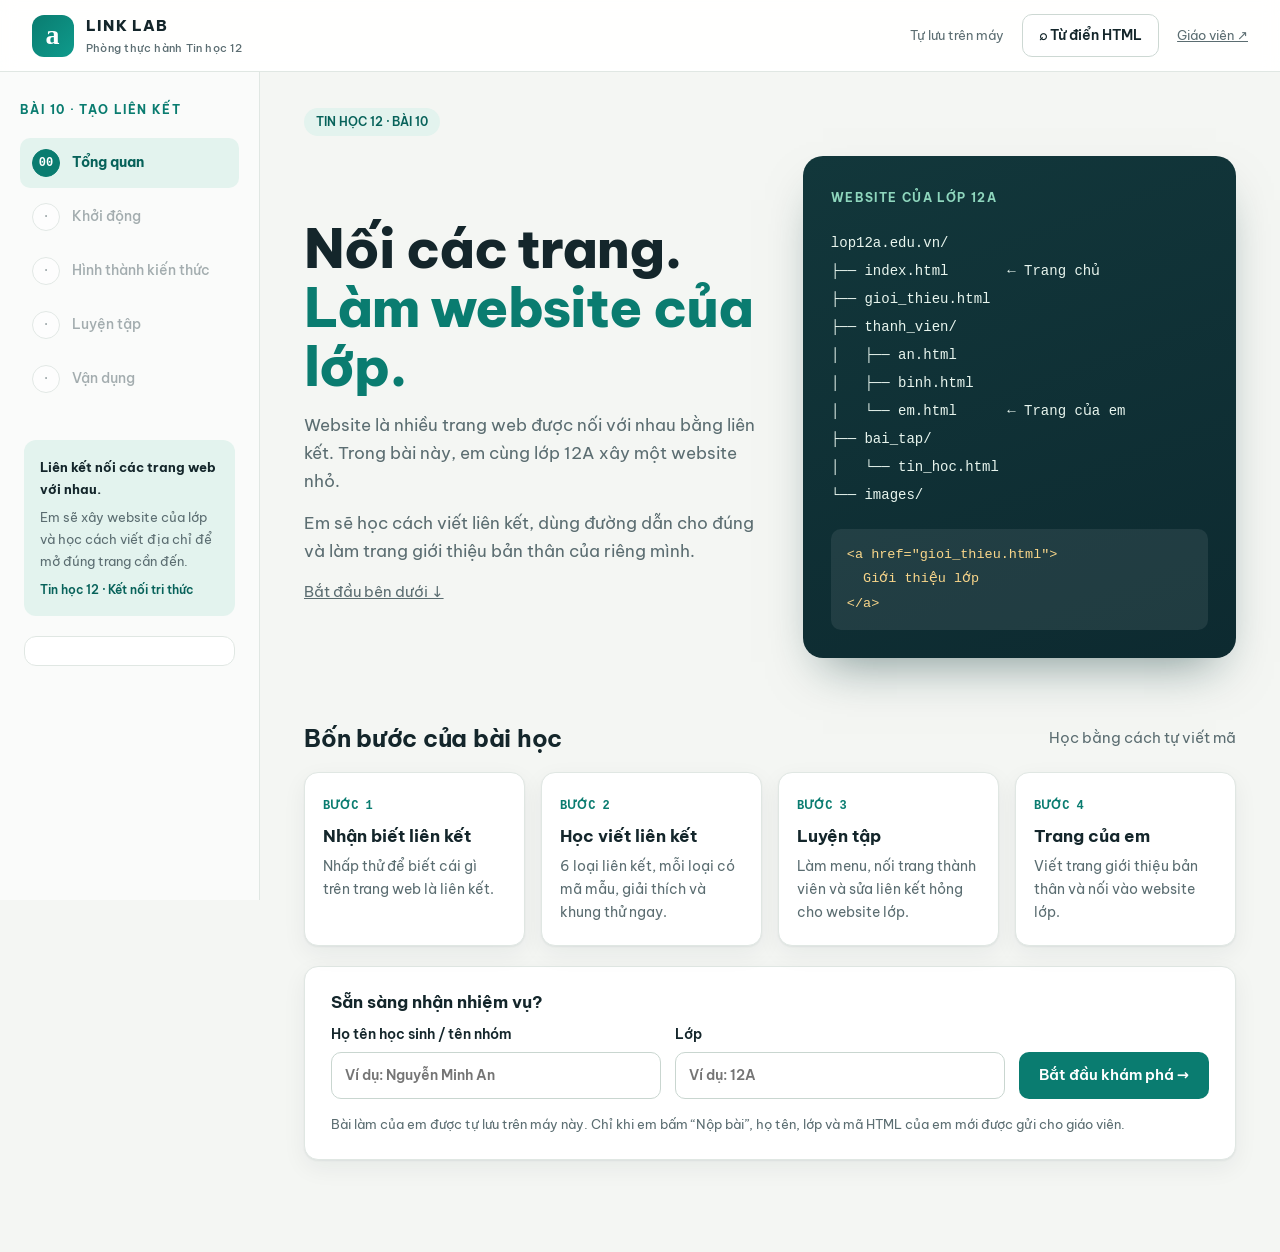
<file: index.html>
<!doctype html>
<html lang="vi"><head><meta charset="utf-8"><meta name="viewport" content="width=device-width,initial-scale=1"><link rel="icon" href="assets/images/key.svg"><title>Bài 10 · Tạo liên kết</title><link rel="stylesheet" href="css/style.css"><link rel="preconnect" href="https://www.gstatic.com"></head>
<body><header class="topbar"><a class="brand" href="#home"><span class="brand-mark">a</span><span>LINK LAB <small>Phòng thực hành Tin học 12</small></span></a><div class="top-actions"><span id="save-status">Tự lưu trên máy</span><button id="dictionary-button" class="secondary">⌕ Từ điển HTML</button><a href="teacher.html" class="teacher-link">Giáo viên ↗</a></div></header>
<div class="shell"><aside class="sidebar"><div class="eyebrow">BÀI 10 · TẠO LIÊN KẾT</div><nav id="steps" aria-label="Tiến trình bài học"></nav><div class="sidebar-note"><strong>Liên kết nối các trang web với nhau.</strong><p>Em sẽ xây website của lớp và học cách viết địa chỉ để mở đúng trang cần đến.</p><span>Tin học 12 · Kết nối tri thức</span></div><div id="student-badge"></div></aside><main id="main" tabindex="-1"></main></div>
<dialog id="dictionary"><div class="dialog-head"><div><span class="eyebrow">TRA CỨU NHANH</span><h2>Từ điển HTML</h2></div><button id="close-dictionary" aria-label="Đóng từ điển">✕</button></div><label for="dictionary-search">Tìm thẻ, thuộc tính hoặc đường dẫn</label><input id="dictionary-search" type="search" placeholder="Ví dụ: href, ../, liên kết ảnh…"><div id="dictionary-results"></div></dialog><div id="toast" role="status" aria-live="polite"></div>
<script src="js/lesson-config.js"></script><script src="js/firebase-config.js"></script><script src="js/storage.js"></script><script src="js/validators.js"></script><script src="js/editor.js"></script><script src="js/api.js"></script><script src="js/activity.js"></script><script src="js/learning.js"></script><script src="js/practice.js"></script><script src="js/final.js"></script><script src="js/app.js"></script></body></html>
</file>
<file: css/style.css>
@import url('./fonts.css');

/* ===== Biến thiết kế ===== */
:root{
  --bg:#f4f6f3;--card:#fff;--ink:#14262b;--muted:#5b6d71;--line:#e0e7e3;
  --teal:#0a7c70;--teal-d:#07625a;--pale:#e3f3ee;--amber:#f0b13e;--amber-bg:#fff6e0;
  --red:#b3261e;--red-bg:#fdecea;--code-bg:#10272c;--code-ink:#e6f4ed;
  --radius:14px;--shadow:0 1px 2px rgba(16,40,44,.06),0 8px 24px rgba(16,40,44,.06);
  --font:'Be Vietnam Pro',system-ui,Arial,sans-serif;--mono:Consolas,'Cascadia Code',monospace;
}
*{box-sizing:border-box}
html{scroll-behavior:smooth}
body{margin:0;background:var(--bg);color:var(--ink);font:15px/1.7 var(--font);-webkit-font-smoothing:antialiased}
button,input,textarea,select{font:inherit}
:focus-visible{outline:3px solid #7cc5bb;outline-offset:2px}

/* ===== Chữ ===== */
h1{font-size:clamp(28px,3vw,40px);line-height:1.2;letter-spacing:-.02em;margin:10px 0 14px;font-weight:800}
h2{font-size:24px;line-height:1.35;letter-spacing:-.01em;margin:0 0 12px;font-weight:700}
h3{font-size:17px;line-height:1.4;margin:0 0 8px;font-weight:700}
h4{margin:0 0 8px;font-size:14px}
p{margin:0 0 14px}
a{color:var(--teal)}
.muted{color:var(--muted)}
.lead{font-size:16.5px;color:var(--muted);max-width:760px;margin:0 0 20px}
.eyebrow{font-size:11.5px;font-weight:700;letter-spacing:.12em;color:var(--teal);text-transform:uppercase}
.tag{display:inline-block;font-size:11.5px;font-weight:600;background:var(--pale);color:var(--teal-d);border-radius:999px;padding:4px 12px}
code{font-family:var(--mono);font-size:.92em;color:#075f56;background:#e9f3ef;padding:2px 6px;border-radius:5px}
pre{white-space:pre-wrap;overflow-wrap:anywhere;margin:0}

/* ===== Nút ===== */
button{border:0;background:var(--teal);color:#fff;padding:11px 20px;border-radius:10px;cursor:pointer;font-weight:600;font-size:14.5px;transition:background .15s,transform .05s,box-shadow .15s}
button:hover{background:var(--teal-d)}
button:active{transform:translateY(1px)}
button:disabled,button[aria-disabled="true"]{opacity:.5;cursor:not-allowed}
button.secondary,.secondary{background:#fff;color:var(--ink);border:1px solid #cdd8d3}
button.secondary:hover{background:#f1f6f3}
button.linklike{all:unset;color:#1a5fd0;text-decoration:underline;cursor:pointer;font:inherit}
button.linklike:hover{color:#0b3f94}
button.linklike:focus-visible{outline:3px solid #9bbcf2;outline-offset:2px;border-radius:3px}

/* ===== Biểu mẫu ===== */
label{display:block;font-size:13.5px;font-weight:600}
input,select{display:block;width:100%;padding:11px 13px;border:1px solid #c9d6d0;border-radius:10px;background:#fff;color:var(--ink);margin-top:6px}
input:focus,select:focus,textarea:focus{border-color:var(--teal)}

/* ===== Khung trang ===== */
.topbar{position:sticky;top:0;z-index:20;height:72px;display:flex;justify-content:space-between;align-items:center;padding:0 32px;background:rgba(255,255,255,.92);backdrop-filter:blur(8px);border-bottom:1px solid var(--line)}
.brand{display:flex;gap:12px;align-items:center;text-decoration:none;color:var(--ink);font-weight:800;letter-spacing:.08em;font-size:15px}
.brand small{display:block;font-size:11px;color:var(--muted);font-weight:500;letter-spacing:.02em}
.brand-mark{background:linear-gradient(135deg,#0a7c70,#0f9b8c);color:#fff;font:700 28px Georgia,serif;width:42px;height:42px;line-height:40px;text-align:center;border-radius:12px}
.top-actions{display:flex;align-items:center;gap:18px}
.top-actions>span,.teacher-link{font-size:13px;color:var(--muted)}
.top-actions button{padding:9px 16px;font-size:13.5px}
.shell{display:grid;grid-template-columns:260px minmax(0,1fr);max-width:1500px;margin:0 auto;min-height:calc(100dvh - 72px)}
.sidebar{position:sticky;top:72px;align-self:start;height:calc(100dvh - 72px);overflow:auto;padding:28px 20px;border-right:1px solid var(--line);background:rgba(255,255,255,.55)}
main{padding:36px 44px 72px;min-width:0;max-width:1180px}
nav{margin-top:18px}
nav a{display:flex;gap:12px;align-items:center;text-decoration:none;color:var(--muted);padding:11px 12px;margin:4px 0;border-radius:10px;font-size:14px;font-weight:500}
nav a:hover{background:#eef3f0}
nav a.active{background:var(--pale);color:var(--teal-d);font-weight:700}
nav a.locked{opacity:.55}
nav .num{font:600 12px var(--mono);border:1.5px solid #cdd8d3;border-radius:50%;width:28px;height:28px;display:grid;place-items:center;flex-shrink:0;background:#fff}
nav a.active .num{background:var(--teal);border-color:var(--teal);color:#fff}
.sidebar-note{margin:36px 4px 20px;padding:16px;background:var(--pale);border-radius:12px;font-size:13px}
.sidebar-note p{color:var(--muted);margin:6px 0}
.sidebar-note span{font-size:12px;color:var(--teal-d);font-weight:600}
#student-badge{font-size:13px;margin:16px 4px;padding:14px;background:#fff;border:1px solid var(--line);border-radius:12px;line-height:1.5}
#student-badge button{margin-top:10px;padding:6px 10px;font-size:12px}
@media(prefers-reduced-motion:no-preference){main{animation:appear .25s ease}@keyframes appear{from{opacity:.5;transform:translateY(6px)}to{opacity:1;transform:none}}}

/* ===== Thẻ ===== */
.panel{background:var(--card);border:1px solid var(--line);border-radius:var(--radius);padding:24px 26px;margin:20px 0;box-shadow:var(--shadow)}
.section-head{display:flex;justify-content:space-between;gap:20px;align-items:center;margin:28px 0 18px}
.section-head h2{margin:0}
.connection{font-size:13px;color:var(--muted);margin:14px 0 0}
.join{display:flex;gap:14px;align-items:end;flex-wrap:wrap}
.join label{flex:1;min-width:180px}
.big-number{font-size:52px;line-height:1.2;color:var(--teal);font-weight:800;letter-spacing:.04em;margin:8px 0}
details summary{cursor:pointer;font-weight:600}
details>div{margin-top:16px}

/* ===== Trang chủ ===== */
.hero{display:grid;grid-template-columns:1.05fr 1fr;gap:44px;align-items:center;padding:20px 0 36px}
.hero h1{font-size:clamp(36px,4.2vw,56px);line-height:1.1}
.hero h1 em{font-style:normal;color:var(--teal)}
.hero p{max-width:480px;color:var(--muted);font-size:16.5px}
.map-hero{background:linear-gradient(160deg,#12373b,#0d2a30);border-radius:20px;color:#e8f5ee;padding:28px;box-shadow:0 24px 48px -20px rgba(8,50,50,.5)}
.map-hero .eyebrow{color:#8ed6bd}
.map-hero pre{line-height:2;font:14px/2 var(--mono);margin:20px 0}
.map-hero .route-line{background:rgba(255,255,255,.08);padding:14px 16px;border-radius:10px;color:#f9d68a;font-family:var(--mono);font-size:13.5px;line-height:1.8}
.journey{display:grid;grid-template-columns:repeat(4,1fr);gap:16px}
.journey article{background:#fff;border:1px solid var(--line);border-radius:var(--radius);padding:18px 18px 8px;box-shadow:var(--shadow)}
.journey article span{font:600 12px var(--mono);color:var(--teal)}
.journey h3{margin:8px 0 6px}
.journey p{font-size:13.5px;color:var(--muted)}

/* ===== Khởi động: trang bài viết giả ===== */
.mock-page{background:#fff;border:1px solid var(--line);border-radius:var(--radius);overflow:hidden;margin:20px 0;box-shadow:var(--shadow)}
.mock-bar{display:flex;align-items:center;gap:6px;padding:10px 16px;background:#eef2ef;border-bottom:1px solid var(--line);font-size:13px;color:var(--muted)}
.mock-bar i{width:11px;height:11px;border-radius:50%;background:#c9d2cd}
.mock-bar span{margin-left:10px;background:#fff;border-radius:999px;padding:5px 16px;flex:1;overflow:hidden;text-overflow:ellipsis;white-space:nowrap;border:1px solid var(--line)}
.mock-body{display:grid;grid-template-columns:1fr 220px;gap:28px;padding:28px;align-items:start}
.mock-text h2{margin:12px 0 6px}
.byline{color:var(--muted);font-size:14px}
button.linklike.mention{color:#0b7d6e;font-weight:600;text-decoration:none}
button.linklike.mention:hover{text-decoration:underline}
button.thumb{all:unset;cursor:pointer;display:block;border:1px solid var(--line);border-radius:12px;padding:16px;text-align:center;background:#f6f9f7;transition:border-color .15s,box-shadow .15s}
button.thumb:hover{border-color:#1a5fd0;box-shadow:0 4px 14px rgba(26,95,208,.15)}
button.thumb:focus-visible{outline:3px solid #9bbcf2}
button.thumb span{display:block;margin-top:8px;font-size:13px;color:var(--muted)}

/* ===== Hoạt động: tab, soạn mã, xem trước ===== */
.activity-tabs{display:flex;gap:8px;flex-wrap:wrap;margin:18px 0 22px}
.activity-tabs button{background:#fff;border:1px solid var(--line);color:var(--muted);font-size:13px;padding:8px 14px;border-radius:999px;font-weight:500}
.activity-tabs button:hover:not(:disabled){background:#eef4f1}
.activity-tabs button.current{background:var(--teal);border-color:var(--teal);color:#fff;font-weight:600}
.tip{background:var(--amber-bg);border-left:4px solid var(--amber);padding:14px 18px;font-size:14.5px;margin:18px 0;border-radius:0 12px 12px 0}
.workspace{display:grid;grid-template-columns:minmax(0,1fr) minmax(0,1fr);border:1px solid var(--line);border-radius:var(--radius);overflow:hidden;background:#fff;margin-top:18px;box-shadow:var(--shadow)}
.editor-side{min-width:0;background:var(--code-bg);color:#fff}
.pane-head{padding:11px 16px;font-size:12px;font-weight:600;letter-spacing:.04em;display:flex;justify-content:space-between;gap:10px;border-bottom:1px solid rgba(255,255,255,.1);color:#b9d3cd}
.preview-side{min-width:0}
.preview-side .pane-head{background:#eef3f0;border-bottom:1px solid var(--line);color:var(--muted)}
.code-wrap{display:flex;min-height:320px}
.lines{white-space:pre;text-align:right;font:13px/1.8 var(--mono);padding:16px 10px;color:#6d8d89;background:#0c2024;user-select:none}
.code-wrap textarea{width:100%;resize:vertical;min-height:320px;background:transparent;color:var(--code-ink);border:0;padding:16px 14px;font:14px/1.8 var(--mono);tab-size:2;outline:none}
.preview-side iframe{width:100%;height:322px;border:0;background:#fff;display:block}
.preview-links{padding:12px 16px;border-top:1px solid var(--line);font-size:13px;color:var(--muted)}
.preview-links button{padding:6px 12px;font-size:12.5px;margin:4px 6px 4px 0;background:var(--pale);color:var(--teal-d);border-radius:999px}
.preview-links button:hover{background:#cfe9e1}
.actions{display:flex;align-items:center;gap:12px;flex-wrap:wrap;margin:18px 0}
.feedback{border-radius:12px;background:var(--amber-bg);padding:14px 18px;margin:14px 0;border:1px solid #f1d9a0}
.feedback.good{background:var(--pale);color:#065b51;border-color:#b4ddd2;font-weight:600}
.checks{padding:0;margin:10px 0;list-style:none}
.checks li{padding:7px 0;font-size:14px}
.checks li::before{content:'○';margin-right:10px;color:var(--muted)}
.checks li.ok::before{content:'✓';color:var(--teal);font-weight:700}
.checks li.ok{color:var(--teal-d)}
#submit-status,#door-result{line-height:1.6}

/* ===== Hình thành kiến thức: mã mẫu + giải thích ===== */
.lesson-card{background:#fff;border:1px solid var(--line);border-radius:var(--radius);padding:22px 24px;margin:18px 0;box-shadow:var(--shadow)}
.card-label{font-size:11.5px;font-weight:700;letter-spacing:.12em;color:var(--teal);margin-bottom:12px}
.knowledge{display:grid;grid-template-columns:minmax(0,1.25fr) minmax(0,1fr);gap:26px;align-items:start}
.knowledge iframe{width:100%;height:150px;background:#fff;border:1px solid var(--line);border-radius:10px;margin-top:6px}
pre.sample{background:#f2f6f4;padding:16px 18px;border-radius:10px;border-left:4px solid var(--teal);font:14px/2 var(--mono)}
.seg{border-radius:4px;padding:2px 3px}
.c1{background:#cfe3ff}.c2{background:#ffe08a}.c3{background:#c8f0d6}.c4{background:#ffc9e0}.c5{background:#dcc8fb}
.legend-title{margin:18px 0 10px;font-size:14px;color:var(--ink)}
.legend{list-style:none;margin:0;padding:0;display:grid;gap:10px}
.legend li{display:flex;gap:12px;align-items:flex-start;line-height:1.55;font-size:14px}
.legend li>div{display:flex;flex-direction:column;gap:3px}
.legend li>div span{color:#3d5054}
.legend code{background:transparent;padding:0;font-size:13.5px;color:var(--ink);font-weight:600;word-break:break-all}
.dot{display:inline-block;width:16px;height:16px;border-radius:5px;flex:none;margin-top:4px;border:1px solid rgba(0,0,0,.12)}

/* ===== URL gợi ý, đề CV ===== */
.url-bar{margin:16px 0;padding:14px 18px;background:#f0f6f3;border:1px dashed #b9cfc7;border-radius:12px}
.url-bar .muted{margin-left:8px;font-size:13px}
.url-bar>div{display:flex;flex-wrap:wrap;gap:8px;margin-top:10px}
button.url-chip{display:flex;flex-direction:column;align-items:flex-start;gap:2px;padding:8px 14px;text-align:left}
button.url-chip small{font-size:12px;font-weight:400;opacity:.75}
ol.task-steps{margin:10px 0 14px 22px;padding:0}
ol.task-steps li{margin:6px 0}

/* ===== Hộp thoại, thông báo ===== */
dialog{width:min(620px,94vw);max-height:86dvh;border:0;border-radius:18px;padding:28px;color:var(--ink);box-shadow:0 30px 80px rgba(8,30,34,.35)}
dialog::backdrop{background:rgba(16,43,52,.5);backdrop-filter:blur(3px)}
.dialog-head{display:flex;justify-content:space-between;align-items:center;gap:12px}
.dialog-head h2{margin:4px 0 16px}
.dialog-head button{padding:7px 12px;background:var(--pale);color:var(--ink)}
.dict-entry{border-bottom:1px solid var(--line);padding:16px 0}
.dict-entry p{font-size:14px;margin-bottom:8px}
.dict-entry pre{font:13px/1.7 var(--mono);background:#f2f6f4;padding:10px 12px;border-radius:8px}
#toast{position:fixed;bottom:28px;left:50%;transform:translateX(-50%);background:#12373b;color:#fff;padding:13px 22px;border-radius:12px;box-shadow:0 10px 30px rgba(0,0,0,.25);max-width:90vw;z-index:50;display:none;font-size:14px}
#toast.show{display:block}

/* ===== Trang giáo viên ===== */
.teacher-main{max-width:1150px;margin:0 auto;padding:40px 28px}
.student-row{display:flex;justify-content:space-between;gap:20px;align-items:center;padding:14px 0;border-bottom:1px solid var(--line)}
.student-row:last-child{border-bottom:0}
.student-row button{font-size:13px;padding:8px 14px}

/* ===== Máy tính bảng ===== */
@media(max-width:1100px){
  main{padding:30px 26px 60px}
  .shell{grid-template-columns:210px 1fr}
  .sidebar{padding:22px 12px}
  .topbar{padding:0 20px}
  .hero{gap:26px}
  .journey{grid-template-columns:repeat(2,1fr)}
}
/* ===== Điện thoại ===== */
@media(max-width:760px){
  body{font-size:14.5px}
  .topbar{height:auto;min-height:64px;padding:10px 16px;gap:10px}
  .top-actions{gap:8px}
  .top-actions>span,.teacher-link,.brand small{display:none}
  .top-actions button{font-size:12.5px;padding:9px 12px}
  .brand{font-size:13px}
  .brand-mark{width:36px;height:36px;line-height:34px;font-size:24px}
  .shell{display:block}
  .sidebar{position:static;height:auto;padding:8px 12px;border-right:0;border-bottom:1px solid var(--line);background:#fff;overflow:visible}
  .sidebar>.eyebrow,.sidebar-note,#student-badge{display:none}
  nav{margin:0;display:flex;overflow:auto;gap:4px}
  nav a{white-space:nowrap;padding:8px 10px;font-size:13px;margin:0}
  nav .num{display:none}
  main{padding:22px 16px 56px}
  .hero,.knowledge,.workspace,.mock-body{grid-template-columns:1fr}
  .hero{padding-top:0}
  .hero h1{font-size:38px}
  .map-hero{padding:22px}
  .journey{grid-template-columns:1fr}
  .panel,.lesson-card{padding:18px}
  .mock-body{padding:18px}
  .section-head{align-items:flex-start;flex-direction:column;gap:8px}
  .student-row{align-items:flex-start;flex-direction:column}
  .join{align-items:stretch}
  .join label{min-width:100%}
  .url-bar .muted{display:block;margin:4px 0 0}
}

.effect{margin:12px 0 0;padding:10px 14px;background:var(--pale);border-radius:10px;font-size:14px;line-height:1.6}

.review-list{display:flex;flex-wrap:wrap;gap:10px;margin-top:6px}
a.review-link{display:inline-flex;align-items:center;gap:10px;padding:10px 16px;border:1px solid var(--line);border-radius:999px;background:#fff;color:var(--ink);text-decoration:none;font-weight:500}
a.review-link b{display:grid;place-items:center;width:24px;height:24px;border-radius:50%;background:var(--pale);color:var(--teal-d);font-size:12px}
a.review-link:hover{border-color:var(--teal);background:#f1f8f5}

.task-list{margin:8px 0 0;padding-left:22px}
.task-list li{margin:5px 0;line-height:1.6}
.task-list li::marker{color:var(--amber)}

#login-hint{display:block;margin-top:6px;font-weight:500;min-height:1.2em}

.row-actions{display:flex;gap:8px;flex-wrap:wrap}
button.danger{background:#fff;color:var(--red);border:1px solid #efc4c0}
button.danger:hover{background:var(--red-bg)}

/* Sơ đồ thư mục của website lớp */
.site-tree{background:#fff;border:1px solid var(--line);border-radius:var(--radius);padding:12px 18px;margin:14px 0;box-shadow:var(--shadow)}
.site-tree summary{cursor:pointer;font-weight:600;font-size:14px}
.site-tree pre{font:13.5px/1.75 var(--mono);margin-top:10px;overflow-x:auto;white-space:pre}
.site-tree .here{background:#dbeafe;border-radius:4px;padding:1px 6px;color:#0b3f94;font-weight:600}

/* Thông báo chuyển bài / nộp bài cuối Luyện tập */
.next-banner{display:flex;align-items:center;justify-content:space-between;gap:14px;flex-wrap:wrap;background:#eaf6f1;border:1px solid #b4ddd2;border-radius:12px;padding:12px 16px;margin:12px 0;color:#065b51;font-weight:500}
.next-banner .actions{margin:0}
.next-banner.end{display:block;padding:18px 22px;margin:20px 0}
.next-banner.end p{margin:6px 0 14px;font-weight:400;color:var(--ink)}
.next-banner.end #submit-status{margin-top:10px;font-weight:600}
</file>
